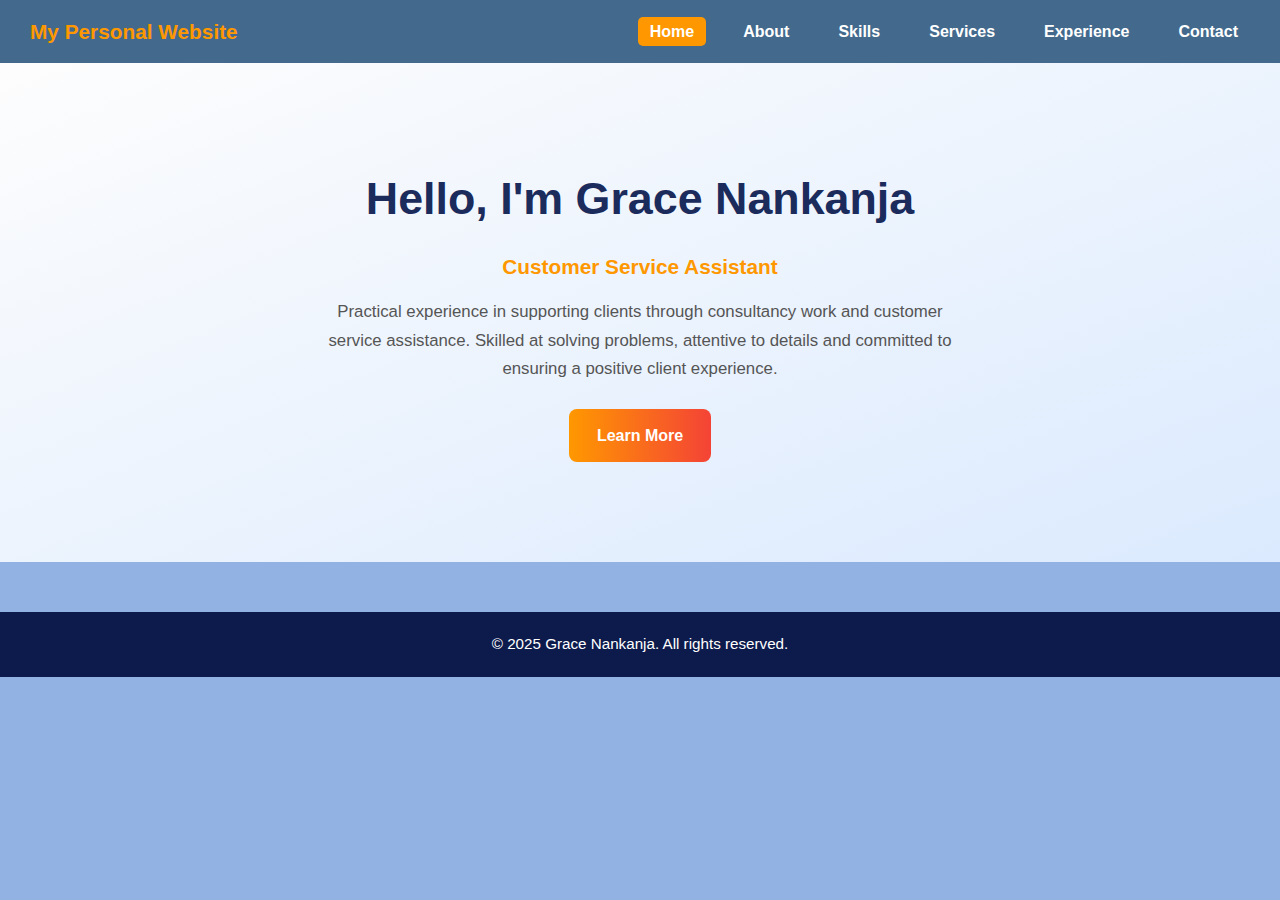
<file: index.html>
<!DOCTYPE html>
<html lang="en">
<head>
  <meta charset="UTF-8">
  <meta name="viewport" content="width=device-width, initial-scale=1.0">
  <title>My Personal Website</title>
 <link rel="stylesheet" href="css/style.css">
</head>
<body>
    <body class="home-page">
  <!-- Navbar -->
  <nav>
    <div class="logo">My Personal Website</div>
    <ul>
      <li><a href="index.html" class="active">Home</a></li>
      <li><a href="about.html">About</a></li>
      <li><a href="skills.html">Skills</a></li>
      <li><a href="services.html">Services</a></li>
      <li><a href="experience.html">Experience</a></li>
      <li><a href="contact.html">Contact</a></li>
    </ul>
  </nav>

  <!-- Hero Section -->
  <section class="home">
    <div class="hero-content">
      <div class="profile-pic"></div>
      <h1>Hello, I'm Grace Nankanja</h1>
      <p class="tagline">Customer Service Assistant</p>
      <p class="intro">
      Practical experience in supporting clients through consultancy work and customer service assistance. 
      Skilled at solving problems, attentive to details and committed to ensuring a positive client experience.
      </p>
      <a href="about.html" class="btn">Learn More</a>
    </div>
  </section>

  <!-- Footer -->
  <footer>
    <p>&copy; 2025 Grace Nankanja. All rights reserved.</p>
  </footer>
</body>
</html>
</file>
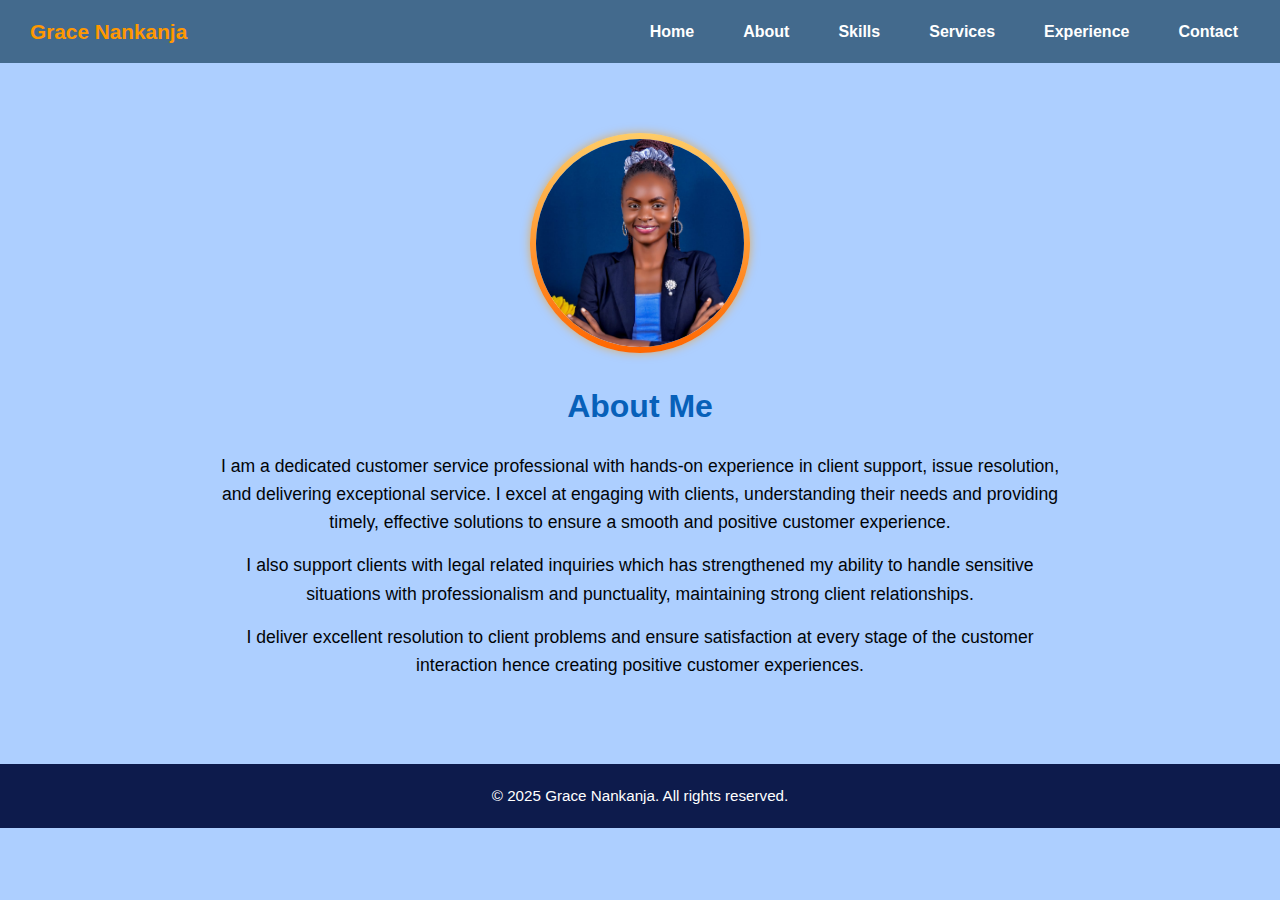
<file: about.html>
<!DOCTYPE html>
<html lang="en">
<head>
  <meta charset="UTF-8">
  <meta name="viewport" content="width=device-width, initial-scale=1.0">
  <title>About Me</title>
   <link rel="stylesheet" href="css/about.css">
</head>
<body>
    <body class="about-page">
  <!-- Navbar -->
  
    
    <nav>
  <div class="logo">Grace Nankanja</div>
  <ul>
    <li><a href="index.html">Home</a></li>
    <li><a href="about.html" class="active">About</a></li>
    <li><a href="skills.html">Skills</a></li>
    <li><a href="services.html">Services</a></li>
    <li><a href="experience.html">Experience</a></li>
    <li><a href="contact.html">Contact</a></li>
  </ul>
</nav>


  <!-- About Section -->
  <section class="about" id="about">
    <div class="profile-photo">
      <img src="images/grace.jpg" alt="Grace Nankanja">

    </div>
    <div class="about-text">
      <h1>About Me</h1>
      <p>I am a dedicated customer service professional with hands-on experience in client support, issue resolution, and delivering exceptional service. I excel at engaging with clients, understanding their needs and providing timely, effective solutions to ensure a smooth and positive customer experience.
</p>
      <p>I also support clients with legal related inquiries which has strengthened my ability to handle sensitive situations with professionalism and punctuality,  maintaining strong client relationships.</p>
      <p>I deliver excellent resolution to client problems and ensure satisfaction at every stage of the customer interaction hence creating positive customer experiences.</p>
    </div>
  </section>
  <footer>
  <p>&copy; 2025 Grace Nankanja. All rights reserved.</p>
</footer>
</body>
</html>
</file>
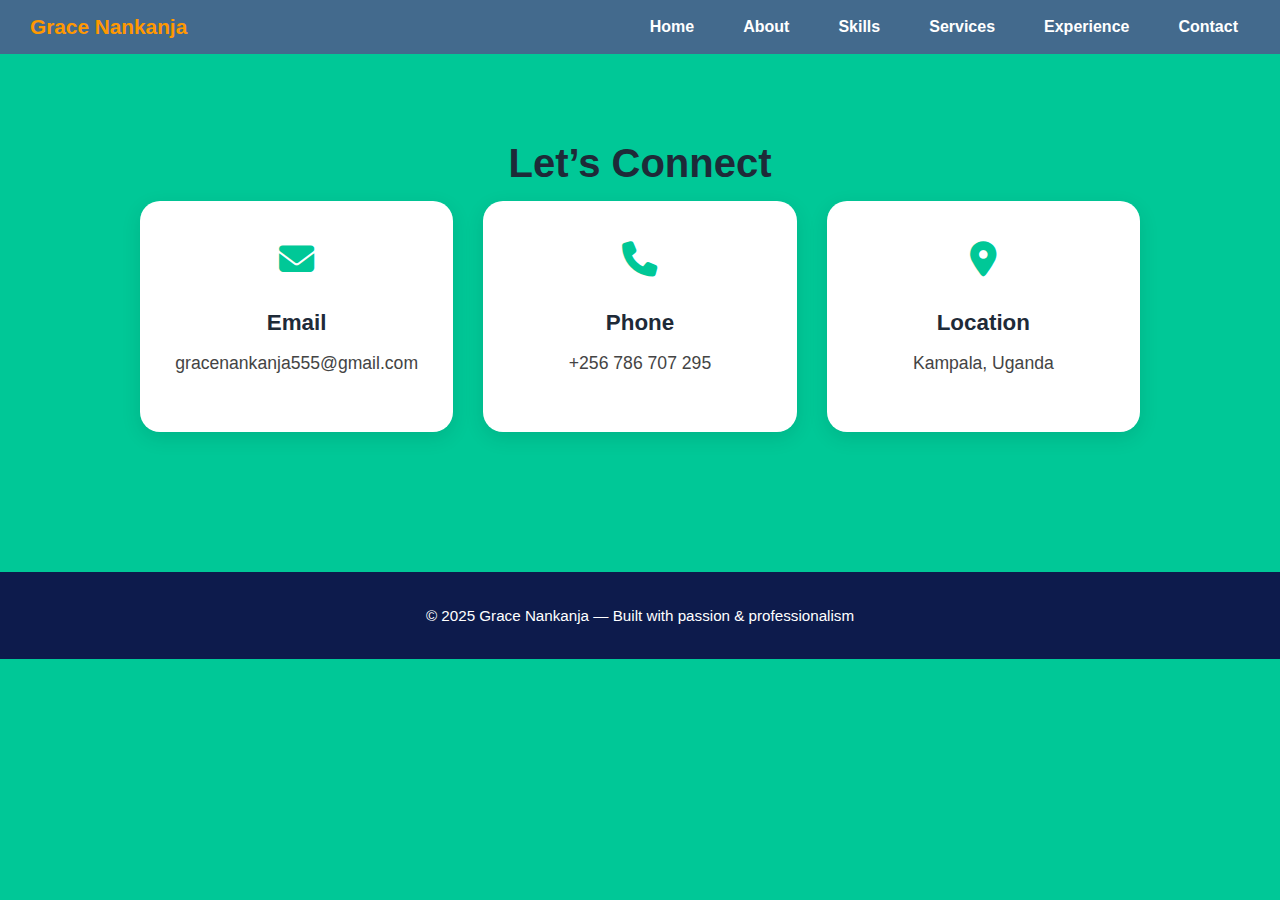
<file: contact.html>
<!DOCTYPE html>
<html lang="en">
<head>
  <meta charset="UTF-8">
  <meta name="viewport" content="width=device-width, initial-scale=1.0">
  <title>Contact Me</title>
  
  
  <link rel="stylesheet" href="https://cdnjs.cloudflare.com/ajax/libs/font-awesome/6.5.0/css/all.min.css">
  <link rel="stylesheet" href="css/contact.css">
</head>
<body>
  
   <nav>
  <div class="logo">Grace Nankanja</div>
  <ul>
    <li><a href="index.html">Home</a></li>
    <li><a href="about.html">About</a></li>
    <li><a href="skills.html">Skills</a></li>
    <li><a href="services.html">Services</a></li>
    <li><a href="experience.html">Experience</a></li>
    <li><a href="contact.html">Contact</a></li>
  </ul>
</nav>
  

<body class="contact-page">

  <section class="contact-section">
    <div class="contact-header">
      <h1>Let’s Connect</h1>
    </div>

    <div class="contact-grid">
      <div class="contact-item">
        <i class="fas fa-envelope"></i>
        <h2>Email</h2>
        <p>gracenankanja555@gmail.com</p>
      </div>

      <div class="contact-item">
        <i class="fas fa-phone"></i>
        <h2>Phone</h2>
        <p>+256 786 707 295</p>
      </div>

      <div class="contact-item">
        <i class="fas fa-map-marker-alt"></i>
        <h2>Location</h2>
        <p>Kampala, Uganda</p>
      </div>
    </div>
  </section>

  <footer>
    <p>© 2025 Grace Nankanja — Built with passion & professionalism</p>
  </footer>
</body>
</html>
</file>
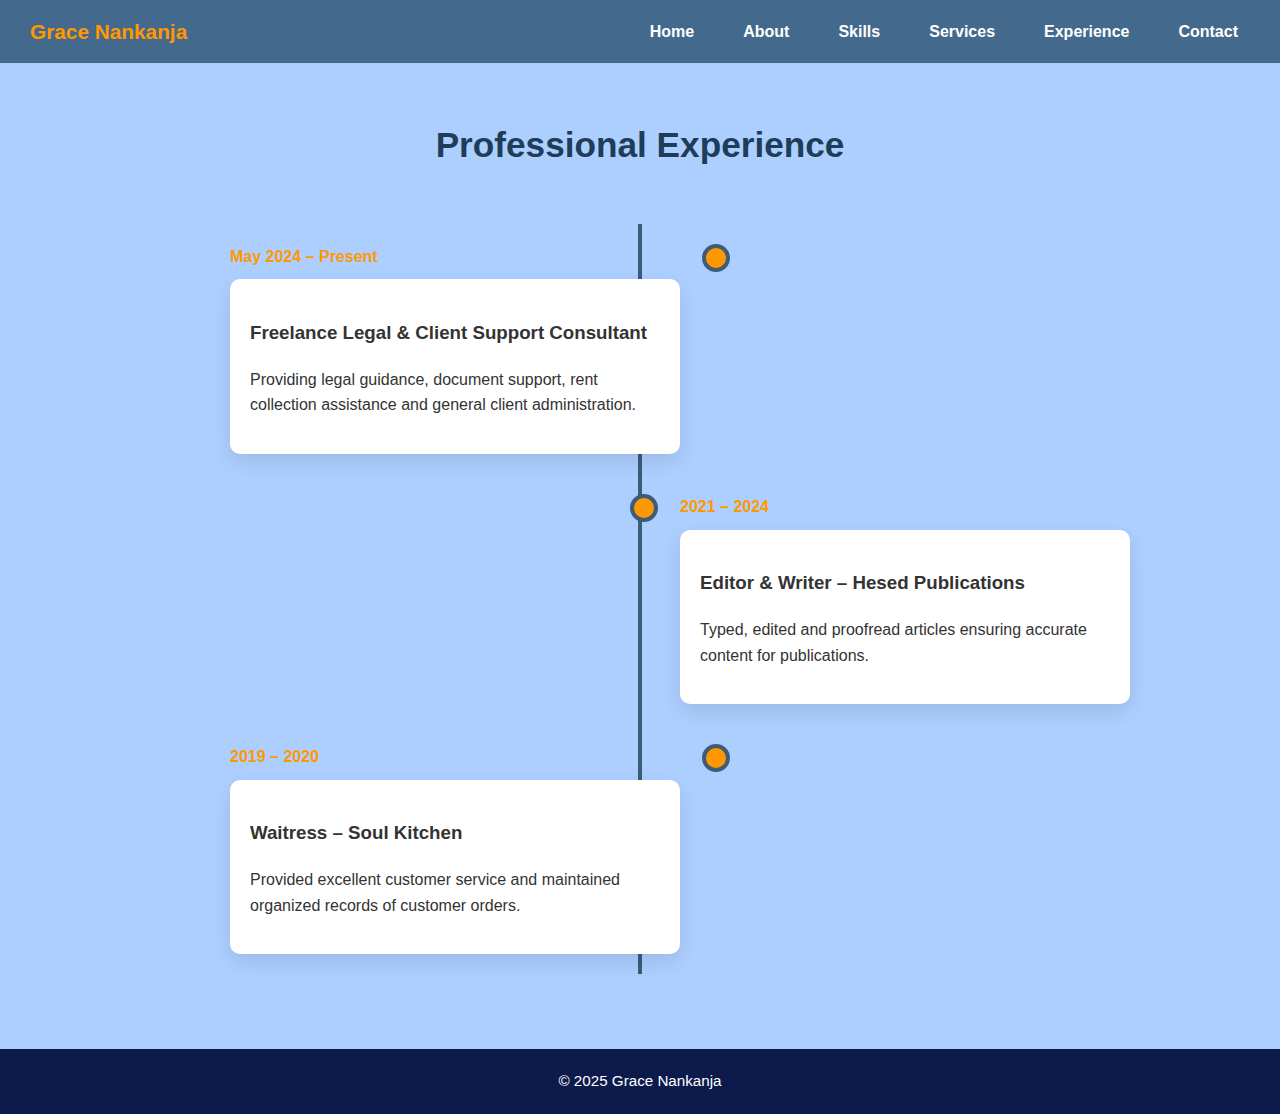
<file: experience.html>
<!DOCTYPE html>
<html lang="en">
<head>
  <meta charset="UTF-8">
  <meta name="viewport" content="width=device-width, initial-scale=1.0">
  <title>Experience - Grace Nankanja</title>
  
  <link rel="stylesheet" href="css/experience.css">
</head>
<body>


  
    <nav>
  <div class="logo">Grace Nankanja</div>
  <ul>
    <li><a href="index.html">Home</a></li>
    <li><a href="about.html" class="active">About</a></li>
    <li><a href="skills.html">Skills</a></li>
    <li><a href="services.html">Services</a></li>
    <li><a href="experience.html">Experience</a></li>
    <li><a href="contact.html">Contact</a></li>
  </ul>
</nav>
  

<section class="experience">
  <h2>Professional Experience</h2>
  <div class="timeline">
    <div class="timeline-item">
      <div class="timeline-date">May 2024 – Present</div>
      <div class="timeline-content">
        <h3>Freelance Legal & Client Support Consultant</h3>
        <p>Providing legal guidance, document support, rent collection assistance and general client administration.</p>
      </div>
    </div>

    <div class="timeline-item">
      <div class="timeline-date">2021 – 2024</div>
      <div class="timeline-content">
        <h3>Editor & Writer – Hesed Publications</h3>
        <p>Typed, edited and proofread articles ensuring accurate content for publications.</p>
      </div>
    </div>

    <div class="timeline-item">
      <div class="timeline-date">2019 – 2020</div>
      <div class="timeline-content">
        <h3>Waitress – Soul Kitchen</h3>
        <p>Provided excellent customer service and maintained organized records of customer orders.</p>
      </div>
    </div>

  </div>
</section>

<footer>
  &copy; 2025 Grace Nankanja
</footer>

</body>
</html>
</file>
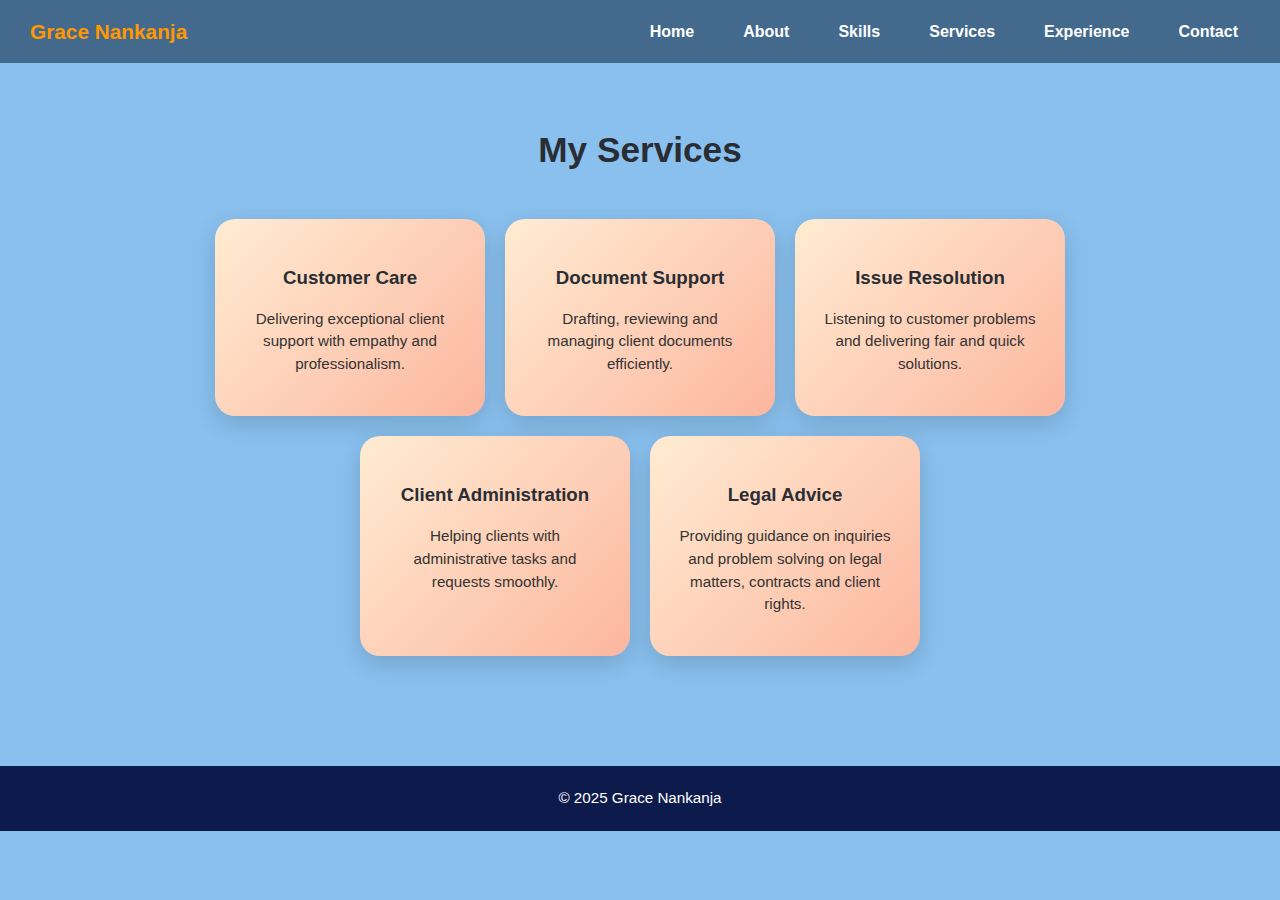
<file: services.html>
<!DOCTYPE html>
<html lang="en">
<head>
  <meta charset="UTF-8">
  <meta name="viewport" content="width=device-width, initial-scale=1.0">
  <title>Services - Grace Nankanja</title>
 
  <link rel="stylesheet" href="css/services.css">
</head>
<body>

  
   <nav>
  <div class="logo">Grace Nankanja</div>
  <ul>
    <li><a href="index.html">Home</a></li>
    <li><a href="about.html">About</a></li>
    <li><a href="skills.html">Skills</a></li>
    <li><a href="services.html">Services</a></li>
    <li><a href="experience.html">Experience</a></li>
    <li><a href="contact.html">Contact</a></li>
  </ul>
</nav>
  

<section class="services">
  <h2>My Services</h2>
  <div class="service-cards">
    <div class="card">
      <h3>Customer Care</h3>
      <p>Delivering exceptional client support with empathy and professionalism.</p>
    </div>
    <div class="card">
      <h3>Document Support</h3>
      <p>Drafting, reviewing and managing client documents efficiently.</p>
    </div>
    <div class="card">
      <h3>Issue Resolution</h3>
      <p>Listening to customer problems and delivering fair and quick solutions.</p>
    </div>
    <div class="card">
      <h3>Client Administration</h3>
      <p>Helping clients with administrative tasks and requests smoothly.</p>
    </div>
    <div class="card">
      <h3>Legal Advice</h3>
      <p>Providing guidance on inquiries and problem solving on legal matters, contracts and client rights.</p>
    </div>
  </div>
</section>

<footer>
  &copy; 2025 Grace Nankanja
</footer>

</body>
</html>
</file>
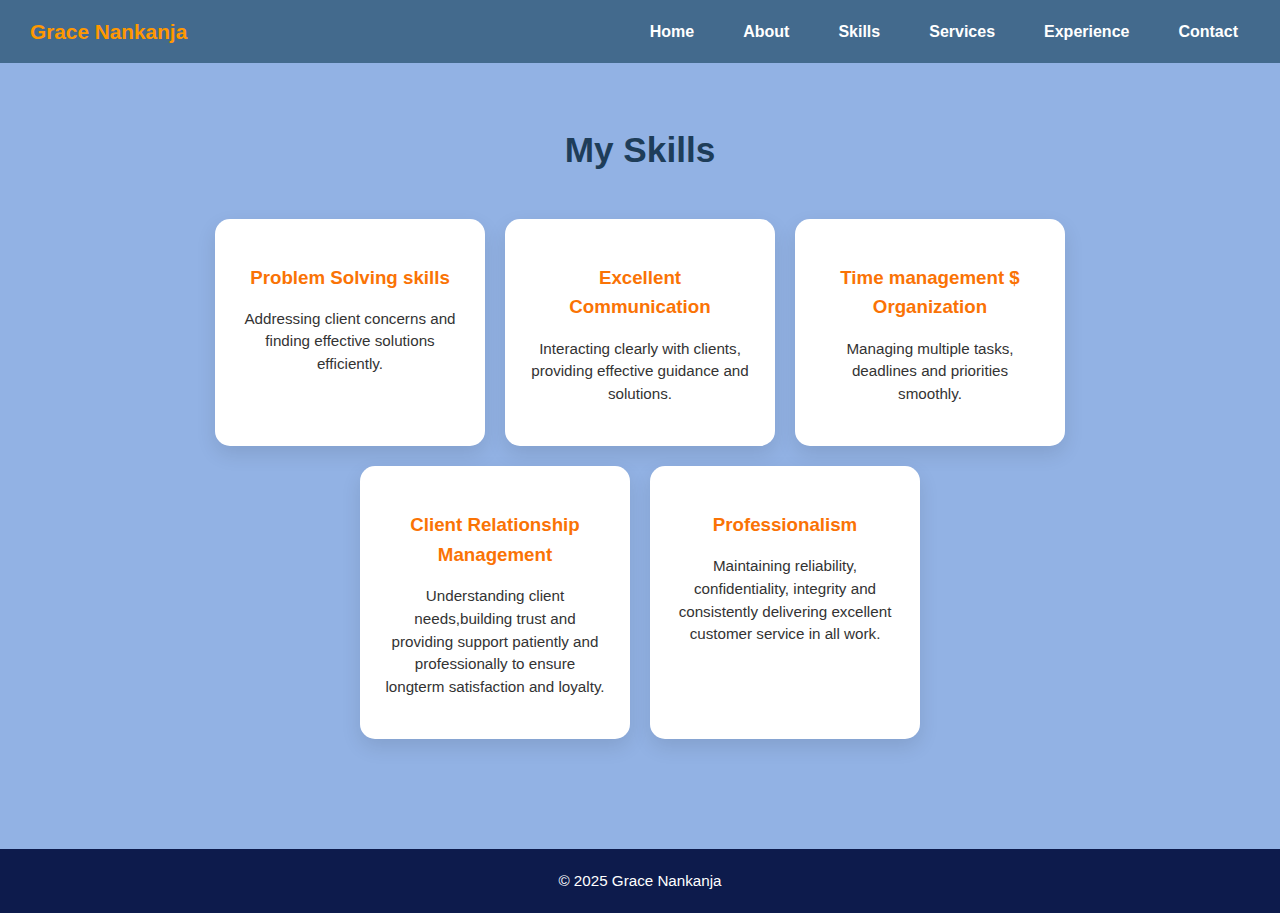
<file: skills.html>
<!DOCTYPE html>
<html lang="en">
<head>
  <meta charset="UTF-8">
  <meta name="viewport" content="width=device-width, initial-scale=1.0">
  <title>Skills - Grace Nankanja</title>
  <link rel="stylesheet" href="css/skills.css">
 
</head>
<body>

  
    <nav>
  <div class="logo">Grace Nankanja</div>
  <ul>
    <li><a href="index.html">Home</a></li>
    <li><a href="about.html">About</a></li>
    <li><a href="skills.html">Skills</a></li>
    <li><a href="services.html">Services</a></li>
    <li><a href="experience.html">Experience</a></li>
    <li><a href="contact.html">Contact</a></li>
  </ul>
</nav>
  
<section class="skills">
  <h2>My Skills</h2>
  <div class="skill-cards">
    <div class="card">
      <h3>Problem Solving skills</h3>
      <p>Addressing client concerns and finding effective solutions efficiently.</p>
    </div>
    <div class="card">
      <h3>Excellent Communication</h3>
      <p>Interacting clearly with clients, providing effective guidance and solutions.</p>
    </div>
    <div class="card">
      <h3>Time management $ Organization</h3>
      <p>Managing multiple tasks, deadlines and priorities smoothly.</p>
    </div>
    <div class="card">
      <h3>Client Relationship Management</h3>
      <p>Understanding client needs,building trust and providing support patiently and professionally to ensure longterm satisfaction and loyalty.</p>
    </div>
    <div class="card">
      <h3>Professionalism</h3>
      <p>Maintaining reliability, confidentiality, integrity and consistently delivering excellent customer service in all work.</p>
    </div>
  </div>
</section>

<footer>
  &copy; 2025 Grace Nankanja
</footer>

</body>
</html>
</file>
<file: css/experience.css>
body {
  margin: 0;
  font-family: 'Segoe UI', Tahoma, Geneva, Verdana, sans-serif;
  background: #f4f7f6;
  color: #333;
}

body {
  background-color: #adcfff; /* Pick one of the colors above */
  color: #333; /* Text color for readability */
  font-family: 'Poppins', sans-serif; /* Professional font */
  line-height: 1.6;
}
/* Navbar */
nav {
  display: flex;
  justify-content: space-between;
  align-items: center;
  background: #436a8d;
  padding: 15px 30px;
  position: sticky;
  top: 0;
  z-index: 100;
}

nav .logo {
    color: #ff9800; /* choose your preferred color */
    font-weight: bold;
    font-size: 1.3em;
}


nav ul {
  list-style: none;
  display: flex;
  margin: 0;
  padding: 0;
}

nav ul li {
  margin-left: 25px;
}

nav ul li a {
  color: #fff;
  text-decoration: none;
  font-weight: bold;
  padding: 6px 12px;
  transition: 0.3s;
}

nav ul li a:hover {
  background: #ff9800;
  border-radius: 5px;
}

/* Experience Section */
section.experience {
  padding: 25px 20px;
  max-width: 900px;
  margin: auto;
}

section.experience h2 {
  font-size: 2.2em;
  color: #1e3d59;
  text-align: center;
  margin-bottom: 50px;
}

/* Timeline */
.timeline {
  position: relative;
  margin: 0;
  padding: 0;
}

.timeline::before {
  content: '';
  position: absolute;
  left: 50%;
  top: 0;
  width: 4px;
  height: 100%;
  background: #3e5c76;
  transform: translateX(-50%);
}

.timeline-item {
  padding: 20px 40px;
  position: relative;
  width: 50%;
}

.timeline-item:nth-child(odd) {
  left: 0;
}

.timeline-item:nth-child(even) {
  left: 50%;
}

.timeline-date {
  font-weight: bold;
  color: #ff9800;
  margin-bottom: 10px;
}

.timeline-content {
  background: #fff;
  padding: 20px;
  border-radius: 10px;
  box-shadow: 0 8px 20px rgba(0,0,0,0.1);
}

.timeline-item::after {
  content: '';
  position: absolute;
  top: 20px;
  width: 20px;
  height: 20px;
  background: #ff9800;
  border-radius: 50%;
  border: 4px solid #3e5c76;
}

.timeline-item:nth-child(odd)::after {
  right: -10px;
}

.timeline-item:nth-child(even)::after {
  left: -10px;
}

/* Responsive */
@media(max-width:768px){
  .timeline::before {left: 10px;}
  .timeline-item {width: 100%; left: 0; margin-left: 30px; margin-bottom: 30px;}
  .timeline-item::after {left: -25px;}
  nav ul {flex-direction: column;}
  nav ul li {margin:10px 0;}
}
footer {
  text-align: center;
  padding: 20px;
  background: #0d1b4c;
  color: #fff;
  font-size: 0.95em;
  margin-top: 50px;
}
</file>
<file: css/services.css>
/* General */
body {
  margin: 0;
  font-family: 'Segoe UI', Tahoma, Geneva, Verdana, sans-serif;
  background: #f9f9f9;
  color: #333;
}
body {
  background-color: #89c0ee; /* professional light gray */
  color: #333; 
  font-family: 'Poppins', sans-serif;
  line-height: 1.6;
}
/* Navbar */
nav {
  display: flex;
  justify-content: space-between;
  align-items: center;
  background: #436a8d;
  padding: 15px 30px;
  position: sticky;
  top: 0;
  z-index: 100;
}

nav .logo {
    color: #ff9800; /* choose your preferred color */
    font-weight: bold;
    font-size: 1.3em;
}

nav ul {
  list-style: none;
  display: flex;
  margin: 0;
  padding: 0;
}

nav ul li {
  margin-left: 25px;
}

nav ul li a {
  color: #fff;
  text-decoration: none;
  font-weight: bold;
  padding: 6px 12px;
  transition: 0.3s;
}

nav ul li a:hover {
  background: #ff5722;
  border-radius: 5px;
}

/* Services Section */
section.services {
  padding: 30px 20px;
  max-width: 1000px;
  margin: auto;
  text-align: center;
}

section.services h2 {
  font-size: 2.2em;
  color: #2a2d34;
  margin-bottom: 40px;
  position: relative;
}

.service-cards {
  display: flex;
  flex-wrap: wrap;
  justify-content: center;
  gap: 20px;
}

.card {
  background: linear-gradient(135deg, #ffecd2, #fcb69f);
  padding: 25px;
  border-radius: 20px;
  box-shadow: 0 8px 25px rgba(0,0,0,0.15);
  width: 220px;
  transition: transform 0.3s, box-shadow 0.3s;
}

.card h3 {
  color: #2a2d34;
  margin-bottom: 12px;
}

.card p {
  font-size: 0.95em;
  line-height: 1.5;
}

/* Hover effect */
.card:hover {
  transform: translateY(-10px) rotate(-1deg);
  box-shadow: 0 14px 30px rgba(0,0,0,0.25);
}

/* Footer */
footer {
  text-align: center;
  padding: 20px;
  background: #0d1b4c;
  color: #fff;
  font-size: 0.95em;
  margin-top: 80px;
}

/* Responsive */
@media(max-width: 768px) {
  nav ul {
    flex-direction: column;
  }
  nav ul li {
    margin: 10px 0;
  }
  .service-cards {
    flex-direction: column;
    align-items: center;
  }
  .card {
    width: 80%;
  }
}
</file>
<file: css/skills.css>
/* General */
body {
  margin: 0;
  font-family: 'Segoe UI', Tahoma, Geneva, Verdana, sans-serif;
  background: #f0f4f8;
  color: #333;
}

/* Navbar */
nav {
  display: flex;
  justify-content: space-between;
  align-items: center;
  background: #436a8d;
  padding: 15px 30px;
  position: sticky;
  top: 0;
  z-index: 100;
}

nav .logo {
    color: #ff9800; /* choose your preferred color */
    font-weight: bold;
    font-size: 1.3em;
}


nav ul {
  list-style: none;
  display: flex;
  margin: 0;
  padding: 0;
}

nav ul li {
  margin-left: 25px;
}

nav ul li a {
  color: #fff;
  text-decoration: none;
  font-weight: bold;
  padding: 6px 12px;
  transition: 0.3s;
}

nav ul li a:hover {
  background: #ff6e40;
  border-radius: 5px;
}

/* Skills Section */
section.skills {
  padding: 30px 20px;
  max-width: 1000px;
  margin: auto;
  text-align: center;
}

section.skills h2 {
  font-size: 2.2em;
  color: #1e3d59;
  margin-bottom: 40px;
  position: relative;
}

.skill-cards {
  display: flex;
  flex-wrap: wrap;
  justify-content: center;
  gap: 20px;
}

.card {
  background: #fff;
  padding: 25px;
  border-radius: 15px;
  box-shadow: 0 8px 20px rgba(0,0,0,0.1);
  width: 220px;
  transition: transform 0.3s, box-shadow 0.3s;
}

.card h3 {
  color: #fa7305;
  margin-bottom: 12px;
}

.card p {
  font-size: 0.95em;
  line-height: 1.5;
}

/* Hover effect */
.card:hover {
  transform: translateY(-10px);
  box-shadow: 0 12px 25px rgba(0,0,0,0.2);
}

/* Footer */
footer {
  text-align: center;
  padding: 20px;
  background: #0d1b4c;
  color: #fff;
  font-size: 0.95em;
  margin-top: 80px;
}

/* Responsive */
@media(max-width: 768px) {
  nav ul {
    flex-direction: column;
  }
  nav ul li {
    margin: 10px 0;
  }
  .skill-cards {
    flex-direction: column;
    align-items: center;
  }
  .card {
    width: 80%;
  }
}
body {
  background-color: #92b2e4; /* Pick one of the colors above */
  color: #333; /* Text color for readability */
  font-family: 'Poppins', sans-serif; /* Professional font */
  line-height: 1.6;
}
</file>
<file: css/style.css>
/* General Reset */
* {
  margin: 0;
  padding: 0;
  box-sizing: border-box;
  font-family: 'Poppins', sans-serif;
}

body {
  background: #93c7c7;
  color: #333;
  line-height: 1.6;
}

body {
  background-color: #adcfff; /* Pick one of the colors above */
  color: #333; /* Text color for readability */
  font-family: 'Poppins', sans-serif; /* Professional font */
  line-height: 1.6;
}
/* Navbar */
nav {
  display: flex;
  justify-content: space-between;
  align-items: center;
  background: #436a8d;
  padding: 15px 30px;
  position: sticky;
  top: 0;
  z-index: 100;
}


nav .logo {
    color: #ff9800; /* choose your preferred color */
    font-weight: bold;
    font-size: 1.3em;
}

nav ul {
  list-style: none;
  display: flex;
}

nav ul li {
  margin-left: 25px;
}

nav ul li a {
  color: #fff;
  text-decoration: none;
  font-weight: bold;
  padding: 6px 12px;
  transition: 0.3s;
}

nav ul li a:hover,
nav ul li a.active {
  background: #ff9800;
  border-radius: 5px;
}

/* Hero Section */
.home {
  padding: 100px 20px;
  text-align: center;
  background: linear-gradient(to bottom right, #fdfdfd, #dbeafe);
  color: #333;
}

.hero-content {
  max-width: 800px;
  margin: auto;
}



/* Headings & Text */
.home h1 {
  font-size: 2.8em;
  margin-bottom: 15px;
  color: #1a2b5c;
}

.home .tagline {
  font-size: 1.3em;
  margin-bottom: 15px;
  color: #ff9800;
  font-weight: bold;
}

.home .intro {
  font-size: 1.05em;
  margin-bottom: 25px;
  max-width: 650px;
  margin-left: auto;
  margin-right: auto;
  color: #555;
  line-height: 1.7;
}

/* Button */
.btn {
  display: inline-block;
  padding: 14px 28px;
  background: linear-gradient(to right, #ff9800, #f44336);
  color: #fff;
  border-radius: 8px;
  text-decoration: none;
  font-weight: bold;
  transition: transform 0.3s ease, box-shadow 0.3s ease;
}

.btn:hover {
  transform: scale(1.07);
  box-shadow: 0 0 25px rgba(244,67,54,0.6);
}

/* Footer */
footer {
  text-align: center;
  padding: 20px;
  background: #0d1b4c;
  color: #fff;
  font-size: 0.95em;
  margin-top: 50px;
}

body {
  background-color: #92b2e4; /* Pick one of the colors above */
  color: #333; /* Text color for readability */
  font-family: 'Poppins', sans-serif; /* Professional font */
  line-height: 1.6;
}
</file>
<file: css/about.css>
/* General reset */
* {
  margin: 0;
  padding: 0;
  box-sizing: border-box;
  font-family: Arial, sans-serif;
}

/* Navbar */
body {
  margin: 0;
  font-family: 'Segoe UI', Tahoma, Geneva, Verdana, sans-serif;
  background: #f9f9f9;
  color: #333;
}

/* Navbar */
nav {
  display: flex;
  justify-content: space-between;
  align-items: center;
  background: #436a8d;
  padding: 15px 30px;
  position: sticky;
  top: 0;
  z-index: 100;
}

nav .logo {
    color: #ff9800; /* choose your preferred color */
    font-weight: bold;
    font-size: 1.3em;
}

nav ul {
  list-style: none;
  display: flex;
  margin: 0;
  padding: 0;
}

nav ul li {
  margin-left: 25px;
}

nav ul li a {
  color: #fff;
  text-decoration: none;
  font-weight: bold;
  padding: 6px 12px;
  transition: 0.3s;
}

nav ul li a:hover {
  background: #ff5722;
  border-radius: 5px;
}

/* Services Section */
section.services {
  padding: 80px 20px;
  max-width: 1000px;
  margin: auto;
  text-align: center;
}

section.services h2 {
  font-size: 2.2em;
  color: #2a2d34;
  margin-bottom: 40px;
  position: relative;
}

.service-cards {
  display: flex;
  flex-wrap: wrap;
  justify-content: center;
  gap: 20px;
}

.card {
  background: linear-gradient(135deg, #ffecd2, #fcb69f);
  padding: 25px;
  border-radius: 20px;
  box-shadow: 0 8px 25px rgba(0,0,0,0.15);
  width: 220px;
  transition: transform 0.3s, box-shadow 0.3s;
}

.card h3 {
  color: #2a2d34;
  margin-bottom: 12px;
}

.card p {
  font-size: 0.95em;
  line-height: 1.5;
}

/* Hover effect */
.card:hover {
  transform: translateY(-10px) rotate(-1deg);
  box-shadow: 0 14px 30px rgba(0,0,0,0.25);
}

/* Footer */


footer {
  text-align: center;
  padding: 20px;
  background: #0d1b4c;
  color: #fff;
  font-size: 0.95em;
  margin-top: 50px;
}

body {
  background-color: #adcfff; /* Pick one of the colors above */
  color: #333; /* Text color for readability */
  font-family: 'Poppins', sans-serif; /* Professional font */
  line-height: 1.6;
}

/* Responsive */
@media(max-width: 768px) {
  nav ul {
    flex-direction: column;
  }
  nav ul li {
    margin: 10px 0;
  }
  .service-cards {
    flex-direction: column;
    align-items: center;
  }
  .card {
    width: 80%;
  }
}



/* About Section */
.about {
  max-width: 900px;
  margin: 50px auto;
  text-align: center;
  padding: 20px;
}

/*Profile

/* Profile Photo */
.profile-photo img {
  width: 220px; /* smaller and balanced */
  height: 220px;
  border-radius: 50%;
  object-fit: cover;
  margin-bottom: 20px;
  cursor: pointer;

  /* Gradient border */
  border: 6px solid transparent;
  background-image: linear-gradient(#fff, #fff), linear-gradient(to bottom, #ffcc66, #ff6600);
  background-origin: border-box;
  background-clip: content-box, border-box;

  /* Shadow + transition */
  transition: transform 0.3s ease;
  box-shadow: 0 0 10px rgba(255, 153, 0, 0.6);
}

/* Bounce animation */
@keyframes bounce-click {
  0%, 20%, 50%, 80%, 100% { transform: translateY(0); }
  40% { transform: translateY(-20px); }
  60% { transform: translateY(-10px); }
}

/* When clicked */
.profile-photo img.clicked {
  animation: bounce-click 0.6s ease forwards;
}


/* About Text */
.about-text h1 {
  font-size: 2rem;
  margin-bottom: 20px;
  color: #0760b9;
}

.about-text p {
  font-size: 1.1rem;
  line-height: 1.6;
  color: #010407;
  margin-bottom: 15px;
}
</file>
<file: css/contact.css>
/* Reset */

/* Reset */
body {
  margin: 0;
  padding: 0;
}
body {
  font-family: "Poppins", sans-serif;
  background: #f8f9fa;
  color: #2c3e50;
}

/* Navbar */
body {
  margin: 0;
  font-family: 'Segoe UI', Tahoma, Geneva, Verdana, sans-serif;
  background: #f9f9f9;
  color: #333;
}

/* Navbar */
nav {
  display: flex;
  justify-content: space-between;
  align-items: center;
  background: #436a8d;
  padding: 15px 30px;
  position: sticky;
  top: 0;
  z-index: 100;
}

nav .logo {
    color: #ff9800; /* choose your preferred color */
    font-weight: bold;
    font-size: 1.3em;
}

nav ul {
  list-style: none;
  display: flex;
  margin: 0;
  padding: 0;
}

nav ul li {
  margin-left: 25px;
}

nav ul li a {
  color: #fff;
  text-decoration: none;
  font-weight: bold;
  padding: 6px 12px;
  transition: 0.3s;
}

nav ul li a:hover {
  background: #ff5722;
  border-radius: 5px;
}

/* Services Section */
section.services {
  padding: 80px 20px;
  max-width: 1000px;
  margin: auto;
  text-align: center;
}

section.services h2 {
  font-size: 2.2em;
  color: #2a2d34;
  margin-bottom: 40px;
  position: relative;
}

.service-cards {
  display: flex;
  flex-wrap: wrap;
  justify-content: center;
  gap: 20px;
}

.card {
  background: linear-gradient(135deg, #ffecd2, #fcb69f);
  padding: 25px;
  border-radius: 20px;
  box-shadow: 0 8px 25px rgba(0,0,0,0.15);
  width: 220px;
  transition: transform 0.3s, box-shadow 0.3s;
}

.card h3 {
  color: #2a2d34;
  margin-bottom: 12px;
}

.card p {
  font-size: 0.95em;
  line-height: 1.5;
}

/* Hover effect */
.card:hover {
  transform: translateY(-10px) rotate(-1deg);
  box-shadow: 0 14px 30px rgba(0,0,0,0.25);
}

/* Footer */
footer {
  text-align: center;
  padding: 20px;
  background: #ddd;
  margin-top: 50px;
}

/* Responsive */
@media(max-width: 768px) {
  nav ul {
    flex-direction: column;
  }
  nav ul li {
    margin: 10px 0;
  }
  .service-cards {
    flex-direction: column;
    align-items: center;
  }
  .card {
    width: 80%;
  }
}

/* Contact Section */
.contact-section {
  padding: 60px 20px;
  max-width: 1000px;
  margin: auto;
  text-align: center;
}
.contact-header h1 {
  font-size: 2.5em;
  margin-bottom: 15px;
  color: #1e2a38;
}
.contact-header p {
  font-size: 1.2em;
  color: #555;
  margin-bottom: 50px;
}

/* Contact Grid */
.contact-grid {
  display: grid;
  grid-template-columns: repeat(auto-fit, minmax(260px, 1fr));
  gap: 30px;
}
.contact-item {
  background: white;
  padding: 40px 25px;
  border-radius: 20px;
  box-shadow: 0 6px 20px rgba(0,0,0,0.1);
  transition: transform 0.3s, box-shadow 0.3s;
}
.contact-item i {
  font-size: 2.2em;
  color: #00c897;
  margin-bottom: 15px;
}
.contact-item h2 {
  font-size: 1.4em;
  margin-bottom: 10px;
  color: #1e2a38;
}
.contact-item p {
  font-size: 1.1em;
  color: #444;
}
.contact-item:hover {
  transform: translateY(-10px);
  box-shadow: 0 12px 25px rgba(0,0,0,0.15);
}

/* Footer */

footer {
  text-align: center;
  padding: 20px;
  background: #0d1b4c;
  color: #fff;
  font-size: 0.95em;
  margin-top: 80px;
}


/* contact.css */


body {
    background-color:#00c897 ; /* light professional blue */
    color: #333;
    font-family: Arial, sans-serif;
    margin: 0;
    padding: 0;
}
nav .logo {
    color: #ff9800; /* choose your preferred color */
    font-weight: bold;
    font-size: 1.3em;
}
</file>
